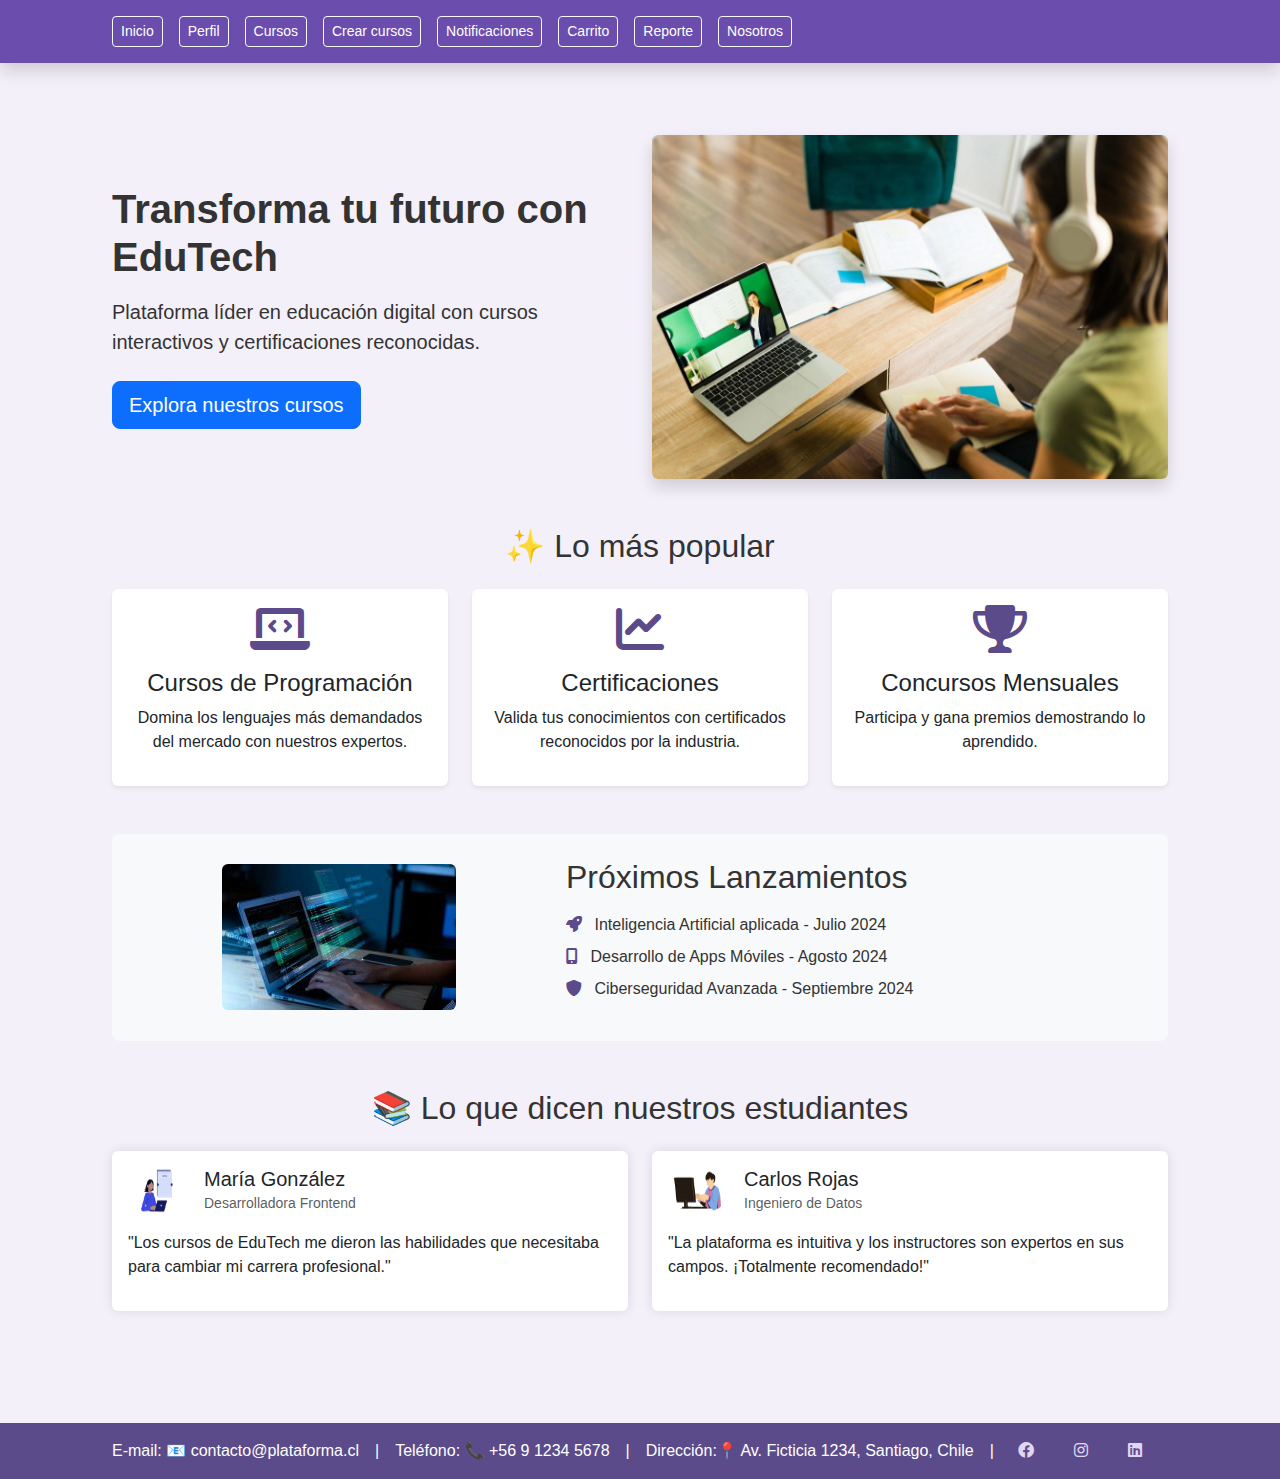
<file: src/main/resources/static/index.html>
<!DOCTYPE html>
<html lang="es">
<head>
  <meta charset="UTF-8" />
  <meta name="viewport" content="width=device-width, initial-scale=1.0"/>
  <title>Dashboard</title>
  <link href="https://cdn.jsdelivr.net/npm/bootstrap@5.3.3/dist/css/bootstrap.min.css" rel="stylesheet"/>
  <link rel="stylesheet" href="css/style.css" />
  <link rel="stylesheet" href="https://cdnjs.cloudflare.com/ajax/libs/font-awesome/6.0.0/css/all.min.css">


  <style>
    body {
      background-color: #f3f0f9;
    }
    .navbar {
      justify-content: center;
    }
    .nav-link:hover {
      color: #d8b4fe !important;
    }
    .header-right {
      position: absolute;
      top: 1rem;
      right: 2rem;
    }
    .btn-animado {
      transition: all 0.3s ease-in-out;
    }
    .btn-animado:hover {
      background-color: #a084dc;
      color: white;
      transform: scale(1.05);
    }
    footer {
      background: #5b4b8a;
      color: white;
      padding: 2rem 0;
      margin-top: 3rem;
    }
    footer a {
      color: #e0d7f3;
      text-decoration: none;
    }
    footer a:hover {
      text-decoration: underline;
    }
  </style>
  <body class="d-flex flex-column min-vh-100">
<header class="custom-header py-3 mb-4 shadow">
  <div class="container d-flex justify-content-between align-items-center">
    <!-- NAV IZQUIERDA -->
    <nav class="d-flex gap-3 align-items-center">
      <a href="index.html" class="text-white text-decoration-none btn btn-sm btn-outline-light">Inicio</a>
      <a href="perfil.html" class="text-white text-decoration-none btn btn-sm btn-outline-light">Perfil</a>
      <a href="cursos.html" class="text-white text-decoration-none btn btn-sm btn-outline-light">Cursos</a>
      <a href="crear-curso.html" class="text-white text-decoration-none btn btn-sm btn-outline-light">Crear cursos</a>
      <a href="notificaciones.html" class="text-white text-decoration-none btn btn-sm btn-outline-light">Notificaciones</a>
      <a href="carrito.html" class="text-white text-decoration-none btn btn-sm btn-outline-light">Carrito</a>
      <a href="reporteIncidencias.html" class="text-white text-decoration-none btn btn-sm btn-outline-light">Reporte</a>
      <a href="acerca-de.html" class="text-white text-decoration-none btn btn-sm btn-outline-light">Nosotros</a>
    </nav>

    <!-- MENSAJE DE USUARIO A LA DERECHA -->
    <span class="text-white fw-bold" id="mensajeUsuario"></span>
  </div>
</header> 

  <!-- Body -->
<main class="container mt-5 flex-grow-1">
  <!-- Hero Section -->
  <div class="row align-items-center mb-5">
    <div class="col-md-6">
      <h1 class="fw-bold mb-3">Transforma tu futuro con EduTech</h1>
      <p class="lead mb-4">Plataforma líder en educación digital con cursos interactivos y certificaciones reconocidas.</p>
      <a href="cursos.html" class="btn btn-primary btn-lg btn-animado">Explora nuestros cursos</a>
    </div>
    <div class="col-md-6">
      <!-- Espacio para imagen principal -->
      <img src="img/hero-education.webp" alt="Estudiantes aprendiendo en línea" class="img-fluid rounded shadow">
    </div>
  </div>

  <!-- Destacados -->
  <section class="mb-5">
    <h2 class="text-center mb-4">✨ Lo más popular</h2>
    <div class="row g-4">
      <div class="col-md-4">
        <div class="card h-100 border-0 shadow-sm">
          <div class="card-body text-center">
            <i class="fas fa-laptop-code fa-3x mb-3 text-purple"></i>
            <h4>Cursos de Programación</h4>
            <p>Domina los lenguajes más demandados del mercado con nuestros expertos.</p>
          </div>
        </div>
      </div>
      <div class="col-md-4">
        <div class="card h-100 border-0 shadow-sm">
          <div class="card-body text-center">
            <i class="fas fa-chart-line fa-3x mb-3 text-purple"></i>
            <h4>Certificaciones</h4>
            <p>Valida tus conocimientos con certificados reconocidos por la industria.</p>
          </div>
        </div>
      </div>
      <div class="col-md-4">
        <div class="card h-100 border-0 shadow-sm">
          <div class="card-body text-center">
            <i class="fas fa-trophy fa-3x mb-3 text-purple"></i>
            <h4>Concursos Mensuales</h4>
            <p>Participa y gana premios demostrando lo aprendido.</p>
          </div>
        </div>
      </div>
    </div>
  </section>

  <!-- Próximos Lanzamientos -->
  <section class="bg-light p-4 rounded-3 mb-5">
    <div class="row align-items-center">
      <div class="col-md-5 text-center">
  <img src="img/upcoming-courses.jpg" alt="Próximos cursos" class="img-fluid rounded">
</div>
      <div class="col-md-7">
        <h2 class="mb-3">Próximos Lanzamientos</h2>
        <ul class="list-unstyled">
          <li class="mb-2"><i class="fas fa-rocket me-2 text-purple"></i> Inteligencia Artificial aplicada - Julio 2024</li>
          <li class="mb-2"><i class="fas fa-mobile-alt me-2 text-purple"></i> Desarrollo de Apps Móviles - Agosto 2024</li>
          <li class="mb-2"><i class="fas fa-shield-alt me-2 text-purple"></i> Ciberseguridad Avanzada - Septiembre 2024</li>
        </ul>
        
      </div>
    </div>
  </section>

  <!-- Testimonios -->
  <section class="mb-5">
    <h2 class="text-center mb-4">📚 Lo que dicen nuestros estudiantes</h2>
    <div class="row">
      <div class="col-md-6 mb-3">
        <div class="card">
          <div class="card-body">
            <div class="d-flex mb-3">
              <img src="img/testimonial-1.gif" alt="Estudiante" class="rounded-circle me-3" width="60">
              <div>
                <h5 class="mb-0">María González</h5>
                <small class="text-muted">Desarrolladora Frontend</small>
              </div>
            </div>
            <p>"Los cursos de EduTech me dieron las habilidades que necesitaba para cambiar mi carrera profesional."</p>
          </div>
        </div>
      </div>
      <div class="col-md-6">
        <div class="card">
          <div class="card-body">
            <div class="d-flex mb-3">
              <img src="img/testimonial-2.gif" alt="Estudiante" class="rounded-circle me-3" width="60">
              <div>
                <h5 class="mb-0">Carlos Rojas</h5>
                <small class="text-muted">Ingeniero de Datos</small>
              </div>
            </div>
            <p>"La plataforma es intuitiva y los instructores son expertos en sus campos. ¡Totalmente recomendado!"</p>
          </div>
        </div>
      </div>
    </div>
  </section>
</main>

  <!-- Footer -->
  <footer class="py-3">
    <div class="container">
      <div class="row align-items-center">
        <div class="col-12">
          <div class="d-flex flex-wrap align-items-center justify-content-center justify-content-md-start gap-3">
            <span>E-mail: 📧 contacto@plataforma.cl</span>
            <span class="d-none d-md-block">|</span>
            <span>Teléfono: 📞 +56 9 1234 5678</span>
            <span class="d-none d-md-block">|</span>
            <span>Dirección:📍 Av. Ficticia 1234, Santiago, Chile</span>
            <span class="d-none d-md-block">|</span>
            <div class="d-flex gap-4">
              <a href="#" class="text-decoration-none px-2"><i class="fab fa-facebook"></i></a>
              <a href="#" class="text-decoration-none px-2"><i class="fab fa-instagram"></i></a>
              <a href="#" class="text-decoration-none px-2"><i class="fab fa-linkedin"></i></a>
            </div>
          </div>
        </div>
      </div>
    </div>
  </footer>


  <script src="js/app_in.js"></script>
</body>
</html>
</file>
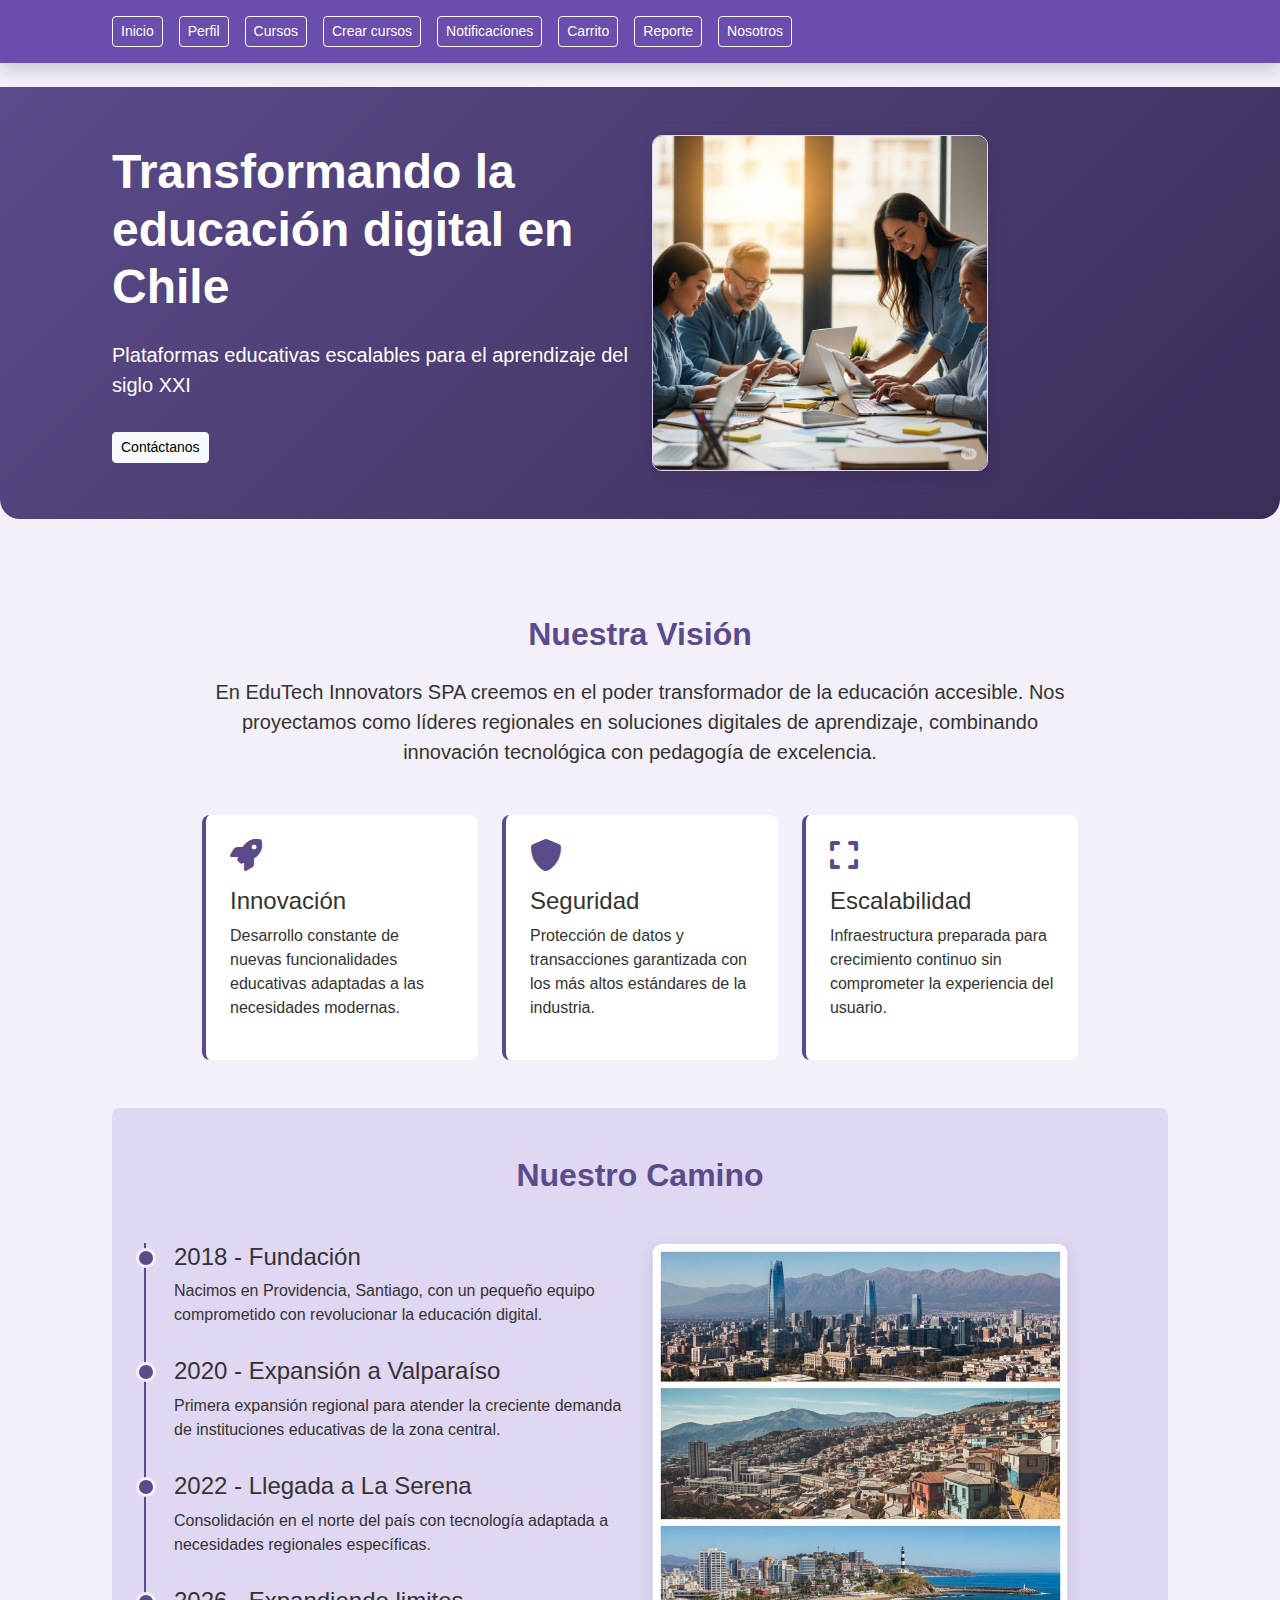
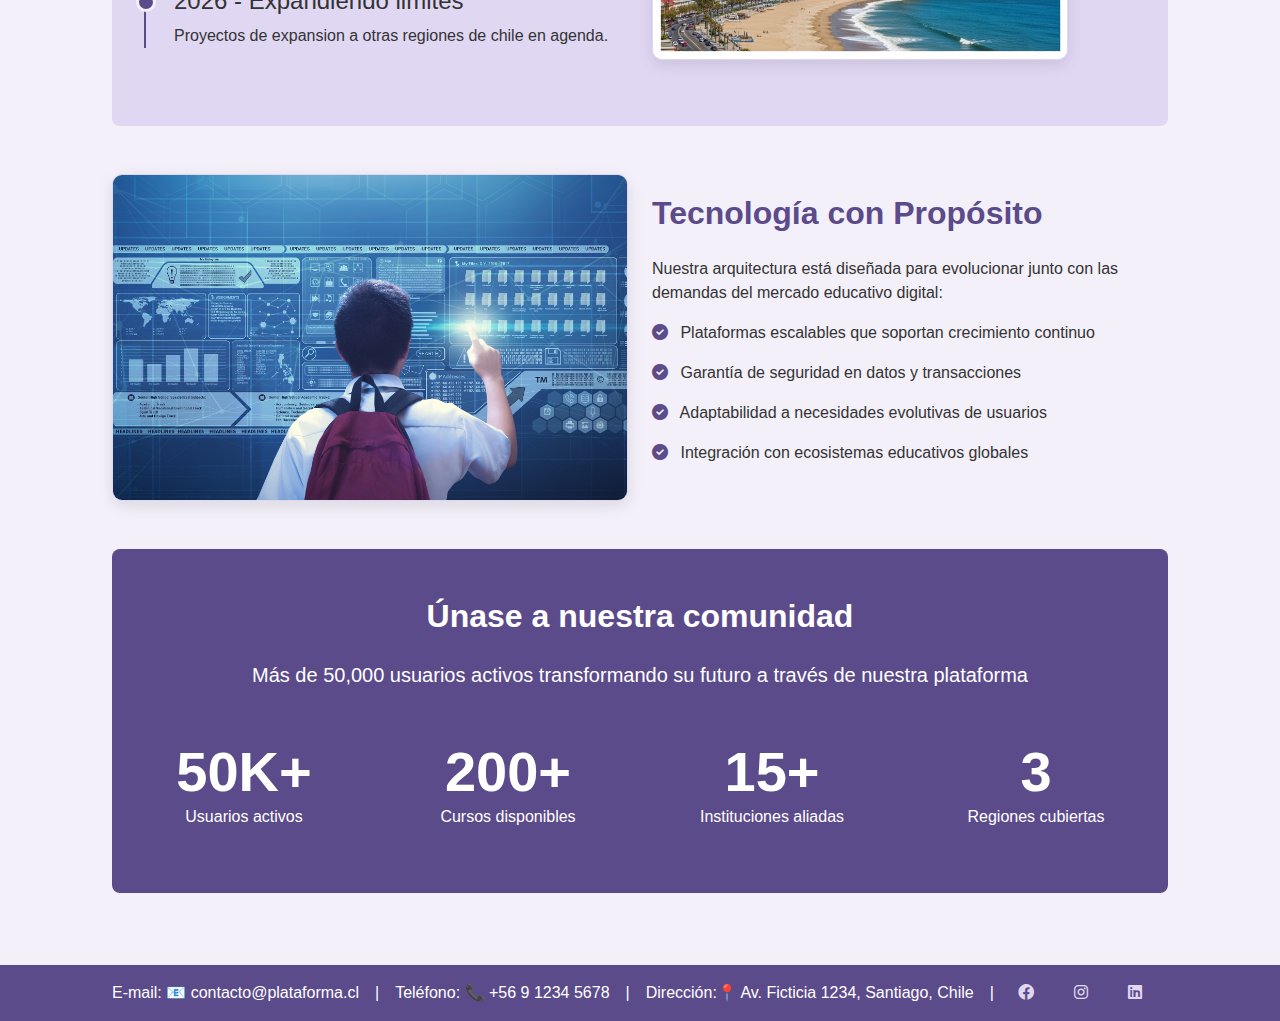
<file: src/main/resources/static/acerca-de.html>
<!DOCTYPE html>
<html lang="es">
<head>
  <meta charset="UTF-8" />
  <meta name="viewport" content="width=device-width, initial-scale=1.0"/>
  <title>Sobre Nosotros - EduTech Innovators</title>
  <link href="https://cdn.jsdelivr.net/npm/bootstrap@5.3.3/dist/css/bootstrap.min.css" rel="stylesheet"/>
  <link rel="stylesheet" href="css/style.css" />
  <link rel="stylesheet" href="https://cdnjs.cloudflare.com/ajax/libs/font-awesome/6.0.0/css/all.min.css">

  <style>
    body {
      background-color: #f3f0f9;
    }
    .navbar {
      justify-content: center;
    }
    .nav-link:hover {
      color: #d8b4fe !important;
    }
    .header-right {
      position: absolute;
      top: 1rem;
      right: 2rem;
    }
    .btn-animado {
      transition: all 0.3s ease-in-out;
    }
    .btn-animado:hover {
      background-color: #a084dc;
      color: white;
      transform: scale(1.05);
    }
    footer {
      background: #5b4b8a;
      color: white;
      padding: 2rem 0;
      margin-top: 3rem;
    }
    footer a {
      color: #e0d7f3;
      text-decoration: none;
    }
    footer a:hover {
      text-decoration: underline;
    }
    /* Nuevos estilos para la página Nosotros */
    .hero-nosotros {
      background: linear-gradient(135deg, #5b4b8a 0%, #3a2d58 100%);
      color: white;
      padding: 3rem 0;
      border-radius: 0 0 20px 20px;
      margin-bottom: 3rem;
    }
    .value-card {
      border-left: 4px solid #5b4b8a;
      transition: all 0.3s;
      background: white;
      border-radius: 8px;
    }
    .value-card:hover {
      transform: translateY(-5px);
      box-shadow: 0 10px 20px rgba(91, 75, 138, 0.1);
    }
    .timeline {
      position: relative;
      padding-left: 50px;
    }
    .timeline::before {
      content: '';
      position: absolute;
      left: 20px;
      top: 0;
      bottom: 0;
      width: 2px;
      background: #5b4b8a;
    }
    .timeline-item {
      position: relative;
      margin-bottom: 30px;
    }
    .timeline-item::before {
      content: '';
      position: absolute;
      left: -38px;
      top: 5px;
      width: 20px;
      height: 20px;
      border-radius: 50%;
      background: #5b4b8a;
      border: 3px solid #f3f0f9;
    }
    .img-nosotros {
      border-radius: 10px;
      box-shadow: 0 5px 15px rgba(0,0,0,0.1);
      border: 1px solid #e0d7f3;
    }
    .bg-purple-light {
      background-color: #e0d7f3;
    }
  </style>
</head>
<body class="d-flex flex-column min-vh-100">
  <header class="custom-header py-3 mb-4 shadow">
    <div class="container d-flex justify-content-between align-items-center">
      <!-- NAV IZQUIERDA -->
      <nav class="d-flex gap-3 align-items-center">
        <a href="index.html" class="text-white text-decoration-none btn btn-sm btn-outline-light">Inicio</a>
        <a href="perfil.html" class="text-white text-decoration-none btn btn-sm btn-outline-light">Perfil</a>
        <a href="cursos.html" class="text-white text-decoration-none btn btn-sm btn-outline-light">Cursos</a>
        <a href="crear-curso.html" class="text-white text-decoration-none btn btn-sm btn-outline-light">Crear cursos</a>
        <a href="notificaciones.html" class="text-white text-decoration-none btn btn-sm btn-outline-light">Notificaciones</a>
        <a href="carrito.html" class="text-white text-decoration-none btn btn-sm btn-outline-light">Carrito</a>
        <a href="reporteIncidencias.html" class="text-white text-decoration-none btn btn-sm btn-outline-light">Reporte</a>
        <a href="acerca-de.html" class="text-white text-decoration-none btn btn-sm btn-outline-light">Nosotros</a>
      </nav>

      <!-- MENSAJE DE USUARIO A LA DERECHA -->
      <span class="text-white fw-bold" id="mensajeUsuario"></span>
    </div>
  </header> 

  <!-- Hero Nosotros -->
  <section class="hero-nosotros">
    <div class="container">
      <div class="row align-items-center">
        <div class="col-md-6">
          <h1 class="display-5 fw-bold mb-4">Transformando la educación digital en Chile</h1>
          <p class="lead">Plataformas educativas escalables para el aprendizaje del siglo XXI</p>
          <a href="contacto.html" class="btn btn-light btn-sm mt-3 mx-auto">Contáctanos</a>
        </div>
        <div class="col-md-4">
          <!-- Espacio para imagen hero -->
          <img src="img/equipo-educacion.jpg" alt="Equipo EduTech trabajando" class="img-fluid img-nosotros">
        </div>
      </div>
    </div>
  </section>

  <!-- Contenido Principal -->
  <main class="container mt-5 flex-grow-1">
    <!-- Nuestra Visión -->
    <section class="mb-5">
      <div class="row justify-content-center">
        <div class="col-lg-10">
          <h2 class="fw-bold mb-4 text-center" style="color: #5b4b8a;">Nuestra Visión</h2>
          <p class="lead text-center mb-5">En EduTech Innovators SPA creemos en el poder transformador de la educación accesible. Nos proyectamos como líderes regionales en soluciones digitales de aprendizaje, combinando innovación tecnológica con pedagogía de excelencia.</p>
          
          <div class="row g-4">
            <div class="col-md-4">
              <div class="value-card p-4 h-100">
                <i class="fas fa-rocket fa-2x mb-3" style="color: #5b4b8a;"></i>
                <h4>Innovación</h4>
                <p>Desarrollo constante de nuevas funcionalidades educativas adaptadas a las necesidades modernas.</p>
              </div>
            </div>
            <div class="col-md-4">
              <div class="value-card p-4 h-100">
                <i class="fas fa-shield-alt fa-2x mb-3" style="color: #5b4b8a;"></i>
                <h4>Seguridad</h4>
                <p>Protección de datos y transacciones garantizada con los más altos estándares de la industria.</p>
              </div>
            </div>
            <div class="col-md-4">
              <div class="value-card p-4 h-100">
                <i class="fas fa-expand fa-2x mb-3" style="color: #5b4b8a;"></i>
                <h4>Escalabilidad</h4>
                <p>Infraestructura preparada para crecimiento continuo sin comprometer la experiencia del usuario.</p>
              </div>
            </div>
          </div>
        </div>
      </div>
    </section>

    <!-- Nuestro Camino -->
    <section class="bg-purple-light py-5 mb-5 rounded-3">
      <div class="container">
        <h2 class="text-center fw-bold mb-5" style="color: #5b4b8a;">Nuestro Camino</h2>
        
        <div class="row">
          <div class="col-lg-6">
            <div class="timeline">
              <div class="timeline-item">
                <h4>2018 - Fundación</h4>
                <p>Nacimos en Providencia, Santiago, con un pequeño equipo comprometido con revolucionar la educación digital.</p>
              </div>
              <div class="timeline-item">
                <h4>2020 - Expansión a Valparaíso</h4>
                <p>Primera expansión regional para atender la creciente demanda de instituciones educativas de la zona central.</p>
              </div>
              <div class="timeline-item">
                <h4>2022 - Llegada a La Serena</h4>
                <p>Consolidación en el norte del país con tecnología adaptada a necesidades regionales específicas.</p>
              </div>
              <div class="timeline-item">
                <h4>2026 - Expandiendo limites</h4>
                <p>Proyectos de expansion a otras regiones de chile en agenda.</p>
              </div>
            </div>
          </div>
          <div class="col-lg-5">
            <!-- Espacio para mapa de ubicaciones -->
            <img src="img/mapa-ubicaciones.jpg" alt="Ubicaciones de EduTech en Chile" class="img-fluid img-nosotros">
          </div>
        </div>
      </div>
    </section>

    <!-- Tecnología con Propósito -->
    <section class="mb-5">
      <div class="row align-items-center">
        <div class="col-md-6">
          <!-- Espacio para imagen tecnológica -->
          <img src="img/tecnologia-educativa.jpg" alt="Tecnología educativa" class="img-fluid img-nosotros">
        </div>
        <div class="col-md-6">
          <h2 class="fw-bold mb-4" style="color: #5b4b8a;">Tecnología con Propósito</h2>
          <p>Nuestra arquitectura está diseñada para evolucionar junto con las demandas del mercado educativo digital:</p>
          <ul class="list-unstyled">
            <li class="mb-3"><i class="fas fa-check-circle me-2" style="color: #5b4b8a;"></i> Plataformas escalables que soportan crecimiento continuo</li>
            <li class="mb-3"><i class="fas fa-check-circle me-2" style="color: #5b4b8a;"></i> Garantía de seguridad en datos y transacciones</li>
            <li class="mb-3"><i class="fas fa-check-circle me-2" style="color: #5b4b8a;"></i> Adaptabilidad a necesidades evolutivas de usuarios</li>
            <li class="mb-3"><i class="fas fa-check-circle me-2" style="color: #5b4b8a;"></i> Integración con ecosistemas educativos globales</li>
          </ul>
        </div>
      </div>
    </section>

    <!-- Comunidad -->
    <section class="py-5 mb-4 rounded-3" style="background-color: #5b4b8a; color: white;">
      <div class="container text-center">
        <h2 class="fw-bold mb-4">Únase a nuestra comunidad</h2>
        <p class="lead mb-5">Más de 50,000 usuarios activos transformando su futuro a través de nuestra plataforma</p>
        
        <div class="row g-4">
          <div class="col-md-3">
            <div class="display-4 fw-bold">50K+</div>
            <p>Usuarios activos</p>
          </div>
          <div class="col-md-3">
            <div class="display-4 fw-bold">200+</div>
            <p>Cursos disponibles</p>
          </div>
          <div class="col-md-3">
            <div class="display-4 fw-bold">15+</div>
            <p>Instituciones aliadas</p>
          </div>
          <div class="col-md-3">
            <div class="display-4 fw-bold">3</div>
            <p>Regiones cubiertas</p>
          </div>
        </div>
      </div>
    </section>
  </main>

  <!-- Footer -->
  <footer class="py-3">
    <div class="container">
      <div class="row align-items-center">
        <div class="col-12">
          <div class="d-flex flex-wrap align-items-center justify-content-center justify-content-md-start gap-3">
            <span>E-mail: 📧 contacto@plataforma.cl</span>
            <span class="d-none d-md-block">|</span>
            <span>Teléfono: 📞 +56 9 1234 5678</span>
            <span class="d-none d-md-block">|</span>
            <span>Dirección:📍 Av. Ficticia 1234, Santiago, Chile</span>
            <span class="d-none d-md-block">|</span>
            <div class="d-flex gap-4">
              <a href="#" class="text-decoration-none px-2"><i class="fab fa-facebook"></i></a>
              <a href="#" class="text-decoration-none px-2"><i class="fab fa-instagram"></i></a>
              <a href="#" class="text-decoration-none px-2"><i class="fab fa-linkedin"></i></a>
            </div>
          </div>
        </div>
      </div>
    </div>
  </footer>

  <script src="js/app_in.js"></script>
  <script src="https://cdn.jsdelivr.net/npm/bootstrap@5.3.3/dist/js/bootstrap.bundle.min.js"></script>
</body>
</html>
</file>
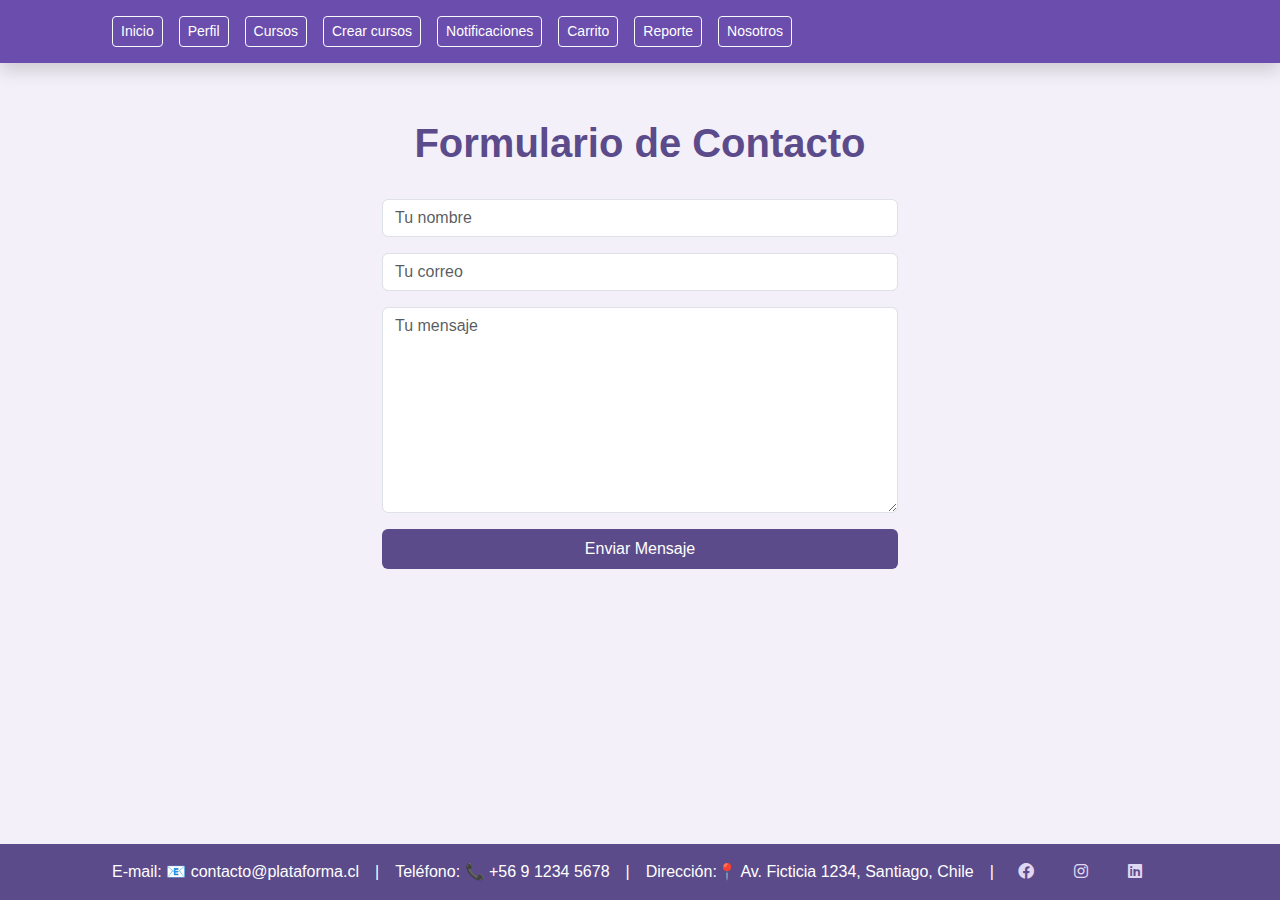
<file: src/main/resources/static/contacto.html>
<!DOCTYPE html>
<html lang="es">
<head>
  <meta charset="UTF-8" />
  <meta name="viewport" content="width=device-width, initial-scale=1.0"/>
  <title>Formulario de Contacto</title>
  <link href="https://cdn.jsdelivr.net/npm/bootstrap@5.3.3/dist/css/bootstrap.min.css" rel="stylesheet"/>
  <link rel="stylesheet" href="css/style.css" />
  <link rel="stylesheet" href="https://cdnjs.cloudflare.com/ajax/libs/font-awesome/6.0.0/css/all.min.css">

  <style>
    body {
      background-color: #f3f0f9;
    }
    .navbar {
      justify-content: center;
    }
    .nav-link:hover {
      color: #d8b4fe !important;
    }
    .header-right {
      position: absolute;
      top: 1rem;
      right: 2rem;
    }
    .btn-animado {
      transition: all 0.3s ease-in-out;
    }
    .btn-animado:hover {
      background-color: #a084dc;
      color: white;
      transform: scale(1.05);
    }
    footer {
      background: #5b4b8a;
      color: white;
      padding: 2rem 0;
      margin-top: 3rem;
    }
    footer a {
      color: #e0d7f3;
      text-decoration: none;
    }
    footer a:hover {
      text-decoration: underline;
    }
    /* Estilos adicionales para el formulario */
    .formulario-contacto {
      margin-top: 2rem;
      margin-bottom: 3rem;
    }
    .titulo-contacto {
      color: #5b4b8a;
      text-align: center;
      margin-bottom: 2rem;
      font-weight: bold;
    }
    .btn-enviar {
      background-color: #5b4b8a;
      color: white;
      border: none;
    }
    .btn-enviar:hover {
      background-color: #a084dc;
      color: white;
    }
  </style>
</head>
<body class="d-flex flex-column min-vh-100">
  <header class="custom-header py-3 mb-4 shadow">
    <div class="container d-flex justify-content-between align-items-center">
      <!-- NAV IZQUIERDA -->
      <nav class="d-flex gap-3 align-items-center">
        <a href="index.html" class="text-white text-decoration-none btn btn-sm btn-outline-light">Inicio</a>
        <a href="perfil.html" class="text-white text-decoration-none btn btn-sm btn-outline-light">Perfil</a>
        <a href="cursos.html" class="text-white text-decoration-none btn btn-sm btn-outline-light">Cursos</a>
        <a href="crear-curso.html" class="text-white text-decoration-none btn btn-sm btn-outline-light">Crear cursos</a>
        <a href="notificaciones.html" class="text-white text-decoration-none btn btn-sm btn-outline-light">Notificaciones</a>
        <a href="carrito.html" class="text-white text-decoration-none btn btn-sm btn-outline-light">Carrito</a>
        <a href="reporteIncidencias.html" class="text-white text-decoration-none btn btn-sm btn-outline-light">Reporte</a>
        <a href="acerca-de.html" class="text-white text-decoration-none btn btn-sm btn-outline-light">Nosotros</a>
      </nav>

      <!-- MENSAJE DE USUARIO A LA DERECHA -->
      <span class="text-white fw-bold" id="mensajeUsuario"></span>
    </div>
  </header>

  <!-- Formulario de Contacto -->
  <main class="container formulario-contacto flex-grow-1">
    <h1 class="titulo-contacto">Formulario de Contacto</h1>
    
    <form>
      <div class="row justify-content-center">
        <div class="col-md-6">
          <input type="text" class="form-control mb-3" placeholder="Tu nombre">
          <input type="email" class="form-control mb-3" placeholder="Tu correo">
          <textarea class="form-control mb-3" rows="8" placeholder="Tu mensaje"></textarea>
          <button type="submit" class="btn btn-enviar btn-animado w-100 py-2">Enviar Mensaje</button>
        </div>
      </div>
    </form>
  </main>

  <!-- Footer -->
  <footer class="py-3">
    <div class="container">
      <div class="row align-items-center">
        <div class="col-12">
          <div class="d-flex flex-wrap align-items-center justify-content-center justify-content-md-start gap-3">
            <span>E-mail: 📧 contacto@plataforma.cl</span>
            <span class="d-none d-md-block">|</span>
            <span>Teléfono: 📞 +56 9 1234 5678</span>
            <span class="d-none d-md-block">|</span>
            <span>Dirección:📍 Av. Ficticia 1234, Santiago, Chile</span>
            <span class="d-none d-md-block">|</span>
            <div class="d-flex gap-4">
              <a href="#" class="text-decoration-none px-2"><i class="fab fa-facebook"></i></a>
              <a href="#" class="text-decoration-none px-2"><i class="fab fa-instagram"></i></a>
              <a href="#" class="text-decoration-none px-2"><i class="fab fa-linkedin"></i></a>
            </div>
          </div>
        </div>
      </div>
    </div>
  </footer>

  <script src="js/app_in.js"></script>
</body>
</html>
</file>
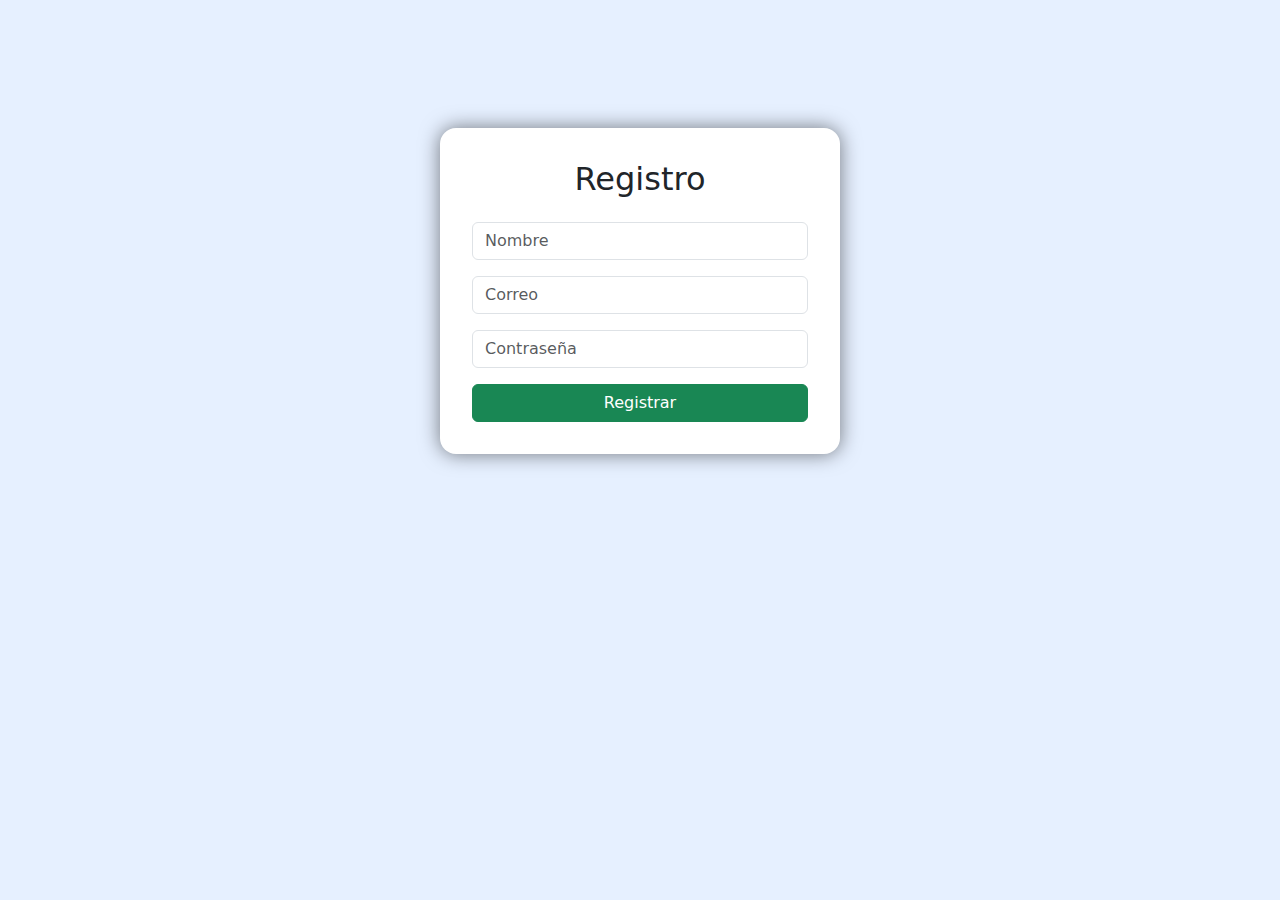
<file: src/main/resources/static/registro.html>
<!DOCTYPE html>
<html lang="es">
<head>
  <meta charset="UTF-8" />
  <meta name="viewport" content="width=device-width, initial-scale=1.0"/>
  <title>Registro</title>
  <link href="https://cdn.jsdelivr.net/npm/bootstrap@5.3.3/dist/css/bootstrap.min.css" rel="stylesheet"/>
  <style>
    body {
      background: #e6f0ff;
      animation: fadeIn 0.8s ease-in-out;
    }
    .container {
      max-width: 400px;
      margin-top: 10%;
      padding: 2rem;
      background: white;
      border-radius: 1rem;
      box-shadow: 0 0 20px rgba(0, 0, 0, 0.514);
    }
    @keyframes fadeIn {
      from { opacity: 0; transform: translateY(20px); }
      to { opacity: 1; transform: translateY(0); }
    }
  </style>
</head>
<body>
  <div class="container text-center">
    <h2 class="mb-4">Registro</h2>
    <input id="nombre" class="form-control mb-3" placeholder="Nombre" />
    <input id="email" class="form-control mb-3" placeholder="Correo" />
    <input id="password" class="form-control mb-3" placeholder="Contraseña" type="password" />
    <button onclick="registrar()" class="btn btn-success w-100">Registrar</button>
  </div>

  <script src="js/app_reg.js"></script>
</body>
</html>
</file>
<file: src/main/resources/static/css/style.css>
body {
  background: #f7f0ff;
  color: #333;
  font-family: 'Segoe UI', Tahoma, Geneva, Verdana, sans-serif;
  margin: 0;
  padding: 0;
}

header {
  background-color: #6a4dad;
  color: white;
  padding: 1rem 0;
  box-shadow: 0 4px 6px rgba(0, 0, 0, 0.1);
}

footer {
  background-color: #2f1d53;
  color: white;
  padding: 1rem 0.5rem;
  margin-top: 4rem;
  text-align: left;
}

footer a {
  color: #6a4dad;
  text-decoration: none;
}

footer a:hover {
  color: white;
  text-decoration: underline;
}

.btn-animado {
  transition: all 0.3s ease-in-out;
}

.btn-animado:hover {
  background-color: #a084dc;
  color: white;
  transform: scale(1.05);
}

.container {
  max-width: 1080px;
  margin: auto;
}

a {
  color: #6a4dad;
  text-decoration: none;
}

a:hover {
  color: #5c3d9c;
}

.card {
  border: none;
  box-shadow: 0 0 12px rgba(0,0,0,0.1);
}

.custom-header {
  background-color: #6a4dad; /* morado oscuro */
}

.custom-header .btn:hover {
  background-color: #6a4dad !important;
  color: white !important;
  transform: scale(1.05);
  transition: all 0.2s ease;
}

.encabezado-tabla {
  background-color: #6a4dad; /* igual que header */
  color: #f7f5fa;
}

.btn-eliminar {
  background-color: #6f1785;  /* rojo violáceo */
  color: white;
  border: none;
}

.btn-eliminar:hover {
  background-color: #e24e4e;
  transform: scale(1.05);
}

.btn-editar {
  background-color: #af93eb;
  color: white;
  border: none;
}

.btn-editar:hover {
  background-color: #bed653;
  transform: scale(1.05);
}

#mensaje {
  display: flex;
  justify-content: flex-end;
  padding: 1rem;
}

.user-profile {
  display: flex;
  align-items: center;
  gap: 15px;
  background: #6a4dad; /* morado principal */
  color: white;
  padding: 12px 16px;
  border-radius: 10px;
  box-shadow: 0 4px 12px rgba(0, 0, 0, 0.15);
}

.profile-image {
  width: 60px;
  height: 60px;
  border-radius: 50%;
  object-fit: cover;
  border: 2px solid #af93eb;
}

.user-info {
  flex-grow: 1;
}

.user-name,
.user-email {
  margin: 0;
  color: white;
}

.logout-wrapper {
  margin-left: auto;
}

.logout-btn {
  padding: 6px 12px;
  background: transparent;
  color: white;
  border: 1px solid white;
  border-radius: 4px;
  cursor: pointer;
}

.logout-btn:hover {
  background: #a084dc;
  color: white;
  border-color: #a084dc;
}

/* Estilos adicionales para el perfil */
.card-profile {
  border: none;
  border-radius: 15px;
  box-shadow: 0 5px 20px rgba(91, 75, 138, 0.15);
}

.profile-actions .btn {
  min-width: 150px;
}

.img-thumbnail {
  border-width: 2px;
}

.user-info-item {
  margin-bottom: 1rem;
}

.user-info-item i {
  width: 25px;
  text-align: center;
}

.text-purple { color: #5b4b8a; }
.card { transition: transform 0.3s; }
.card:hover { transform: translateY(-5px); }
</file>
